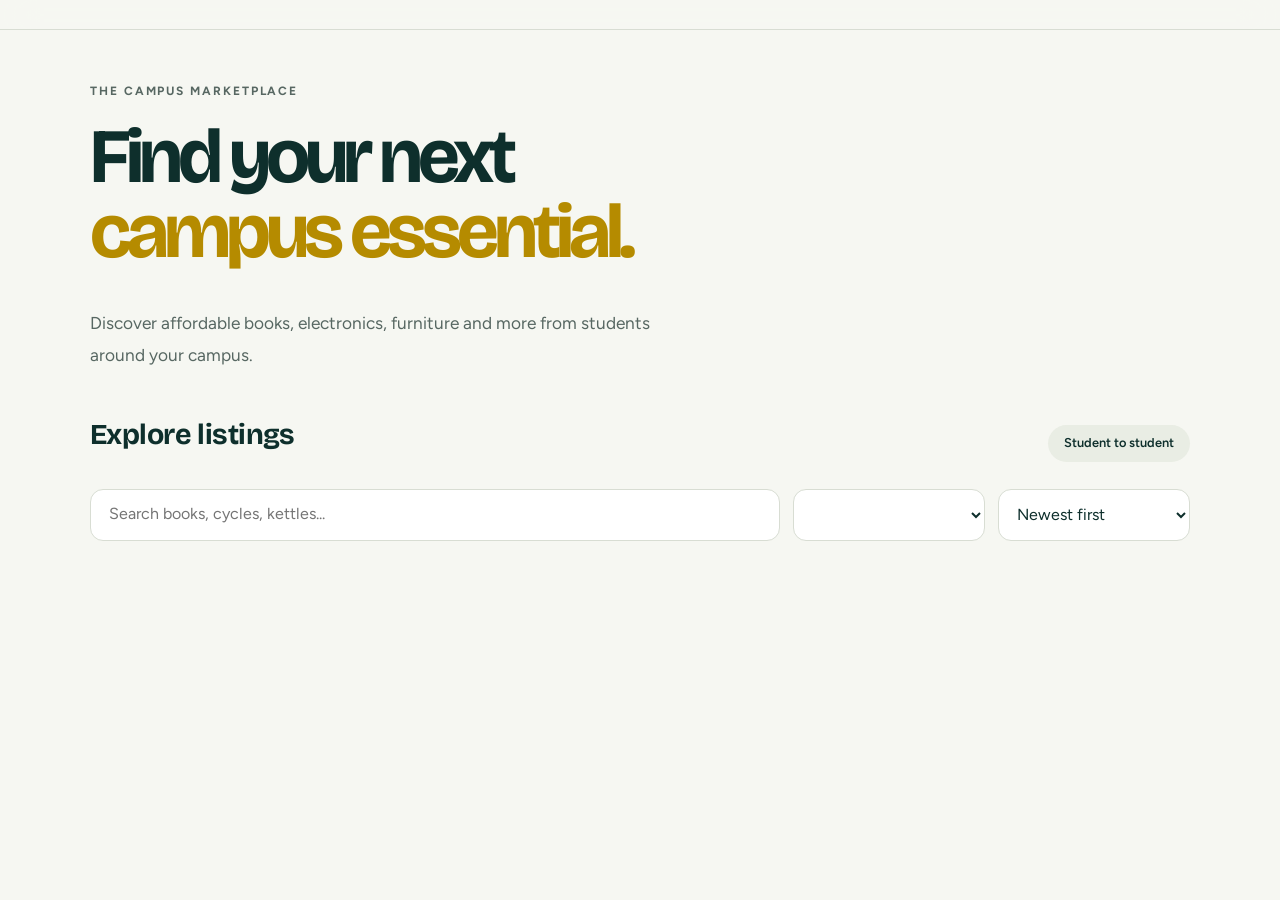
<file: buy.html>
<!doctype html>
<html lang="en">
<head>
  <meta charset="utf-8">
  <meta name="viewport" content="width=device-width, initial-scale=1">

  <title>Buy | CampusCart</title>

  <link rel="preconnect" href="https://fonts.googleapis.com">
  <link rel="preconnect" href="https://fonts.gstatic.com" crossorigin>

  <link href="https://fonts.googleapis.com/css2?family=Bricolage+Grotesque:opsz,wght@12..96,500;12..96,700&family=Figtree:wght@400;500;600&display=swap"
        rel="stylesheet">

  <link rel="stylesheet" href="style.css">
</head>

<body data-page="buy">

  <a class="skip-link" href="#main">Skip to listings</a>

  <header class="top" id="nav"></header>

  <main class="wrap buy-page" id="main">

    <section class="buy-intro reveal">
      <span class="eyebrow">THE CAMPUS MARKETPLACE</span>

      <h1>Find your next
        <span class="highlight-text">campus essential.</span>
      </h1>

      <p class="sub">
        Discover affordable books, electronics, furniture and more
        from students around your campus.
      </p>
    </section>

    <section class="marketplace reveal">

      <div class="section-heading">
        <div>
          <h2>Explore listings</h2>
          <p class="sub" id="count" aria-live="polite"></p>
        </div>

        <span class="market-label">Student to student</span>
      </div>

      <div class="toolbar">

        <input
          id="q"
          type="search"
          placeholder="Search books, cycles, kettles..."
          aria-label="Search listings"
        >

        <select id="modeSel" aria-label="Listing type"></select>

        <select id="sortSel" aria-label="Sort by">
          <option value="new">Newest first</option>
          <option value="low">Price: low to high</option>
          <option value="high">Price: high to low</option>
        </select>

      </div>

      <div class="chips" id="chips" aria-label="Categories"></div>

      <div class="grid" id="grid"></div>

    </section>

  </main>

  <dialog id="detail" aria-label="Listing details"></dialog>

  <script src="app.js"></script>

</body>
</html>
</file>
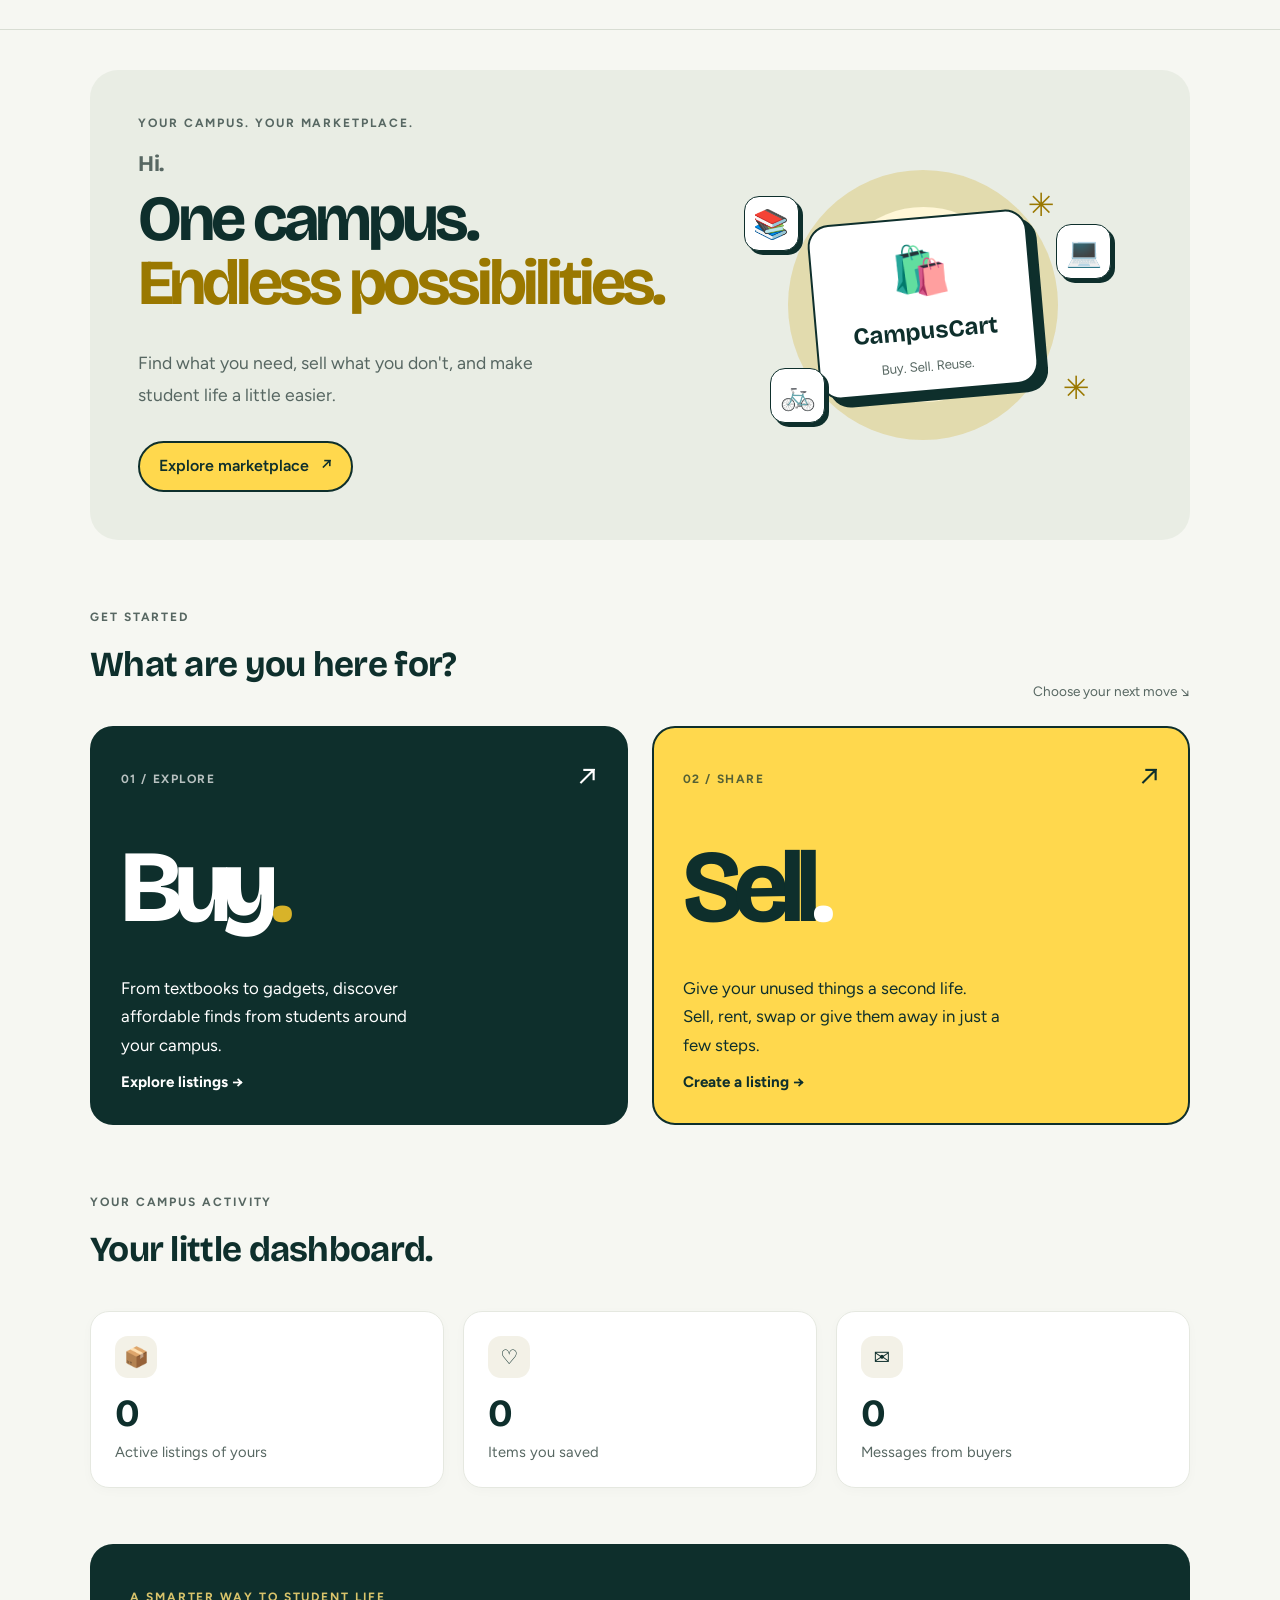
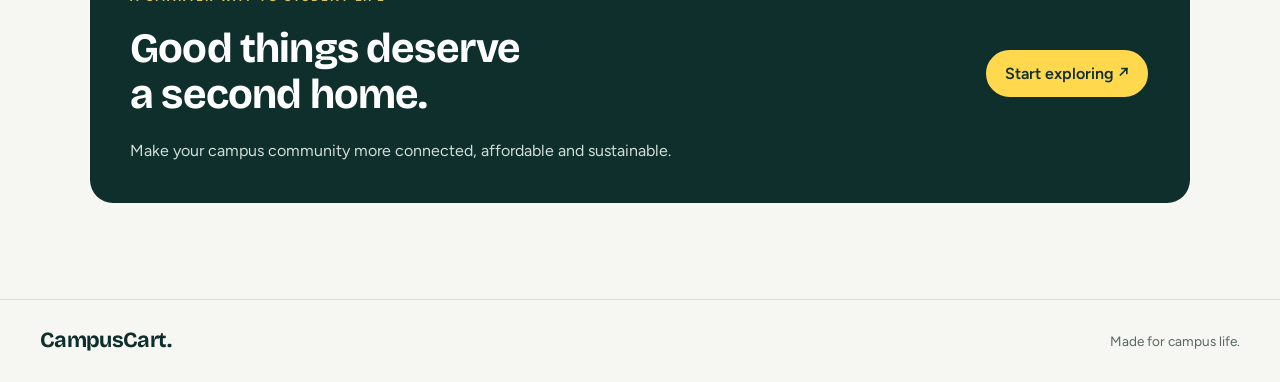
<file: home.html>
<!DOCTYPE html>
<html lang="en">

<head>
    <meta charset="utf-8">
    <meta name="viewport" content="width=device-width, initial-scale=1">

    <title>Home | CampusCart</title>

    <link rel="preconnect" href="https://fonts.googleapis.com">
    <link rel="preconnect" href="https://fonts.gstatic.com" crossorigin>

    <link href="https://fonts.googleapis.com/css2?family=Bricolage+Grotesque:opsz,wght@12..96,500;12..96,700&family=Figtree:wght@400;500;600&display=swap"
          rel="stylesheet">

    <link rel="stylesheet" href="style.css">
</head>

<body data-page="home" class="home-page">

    <header class="top" id="nav"></header>

    <main class="wrap home-wrap">

        <!-- Welcome section -->

        <section class="welcome reveal">

            <div class="welcome-copy">

                <span class="eyebrow">YOUR CAMPUS. YOUR MARKETPLACE.</span>

                <h1 id="hello">Hi.</h1>

                <h2>
                    One campus.
                    <span>Endless possibilities.</span>
                </h2>

                <p class="sub">
                    Find what you need, sell what you don't,
                    and make student life a little easier.
                </p>

                <a href="buy.html" class="btn hi welcome-btn">
                    Explore marketplace
                    <span aria-hidden="true">↗</span>
                </a>

            </div>

            <div class="welcome-art" aria-hidden="true">

                <div class="art-circle circle-one"></div>
                <div class="art-circle circle-two"></div>

                <div class="art-card art-card-main">
                    <span class="art-icon">🛍️</span>
                    <b>CampusCart</b>
                    <small>Buy. Sell. Reuse.</small>
                </div>

                <div class="floating-item floating-book">📚</div>
                <div class="floating-item floating-laptop">💻</div>
                <div class="floating-item floating-cycle">🚲</div>

                <span class="art-spark spark-one">✳</span>
                <span class="art-spark spark-two">✳</span>

            </div>

        </section>


        <!-- Buy and sell section -->

        <section class="action-section">

            <div class="home-section-heading reveal">
                <div>
                    <span class="eyebrow">GET STARTED</span>
                    <h2>What are you here for?</h2>
                </div>
                <span class="section-note">Choose your next move ↘</span>
            </div>


            <div class="choices" aria-label="Choose an action">

                <a class="choice buy reveal" href="buy.html">

                    <div class="choice-top">
                        <span class="choice-label">01 / EXPLORE</span>
                        <span class="choice-arrow">↗</span>
                    </div>

                    <span class="big">Buy<span class="choice-period">.</span></span>

                    <div class="choice-bottom">
                        <p>
                            From textbooks to gadgets,
                            discover affordable finds from
                            students around your campus.
                        </p>

                        <span class="go" id="cBuy">
                            Explore listings →
                        </span>
                    </div>

                </a>


                <a class="choice sell reveal" href="sell.html">

                    <div class="choice-top">
                        <span class="choice-label">02 / SHARE</span>
                        <span class="choice-arrow">↗</span>
                    </div>

                    <span class="big">Sell<span class="choice-period">.</span></span>

                    <div class="choice-bottom">
                        <p>
                            Give your unused things a second life.
                            Sell, rent, swap or give them away
                            in just a few steps.
                        </p>

                        <span class="go">
                            Create a listing →
                        </span>
                    </div>

                </a>

            </div>

        </section>


        <!-- Activity statistics -->

        <section class="activity-section">

            <div class="home-section-heading reveal">
                <div>
                    <span class="eyebrow">YOUR CAMPUS ACTIVITY</span>
                    <h2>Your little dashboard.</h2>
                </div>
            </div>


            <div class="stats">

                <div class="stat reveal">
                    <div class="stat-icon">📦</div>
                    <b id="sMine">0</b>
                    <span>Active listings of yours</span>
                </div>

                <div class="stat reveal">
                    <div class="stat-icon">♡</div>
                    <b id="sSaved">0</b>
                    <span>Items you saved</span>
                </div>

                <div class="stat reveal">
                    <div class="stat-icon">✉</div>
                    <b id="sMsgs">0</b>
                    <span>Messages from buyers</span>
                </div>

            </div>

        </section>


        <!-- Bottom banner -->

        <section class="home-banner reveal">

            <div>
                <span class="eyebrow">A SMARTER WAY TO STUDENT LIFE</span>
                <h2>Good things deserve a second home.</h2>
                <p>
                    Make your campus community more connected,
                    affordable and sustainable.
                </p>
            </div>

            <a href="buy.html" class="btn hi">
                Start exploring ↗
            </a>

        </section>

    </main>


    <footer class="home-footer">
        <a href="home.html" class="brand">CampusCart.</a>
        <span>Made for campus life.</span>
    </footer>


    <script src="app.js"></script>

</body>
</html>
</file>
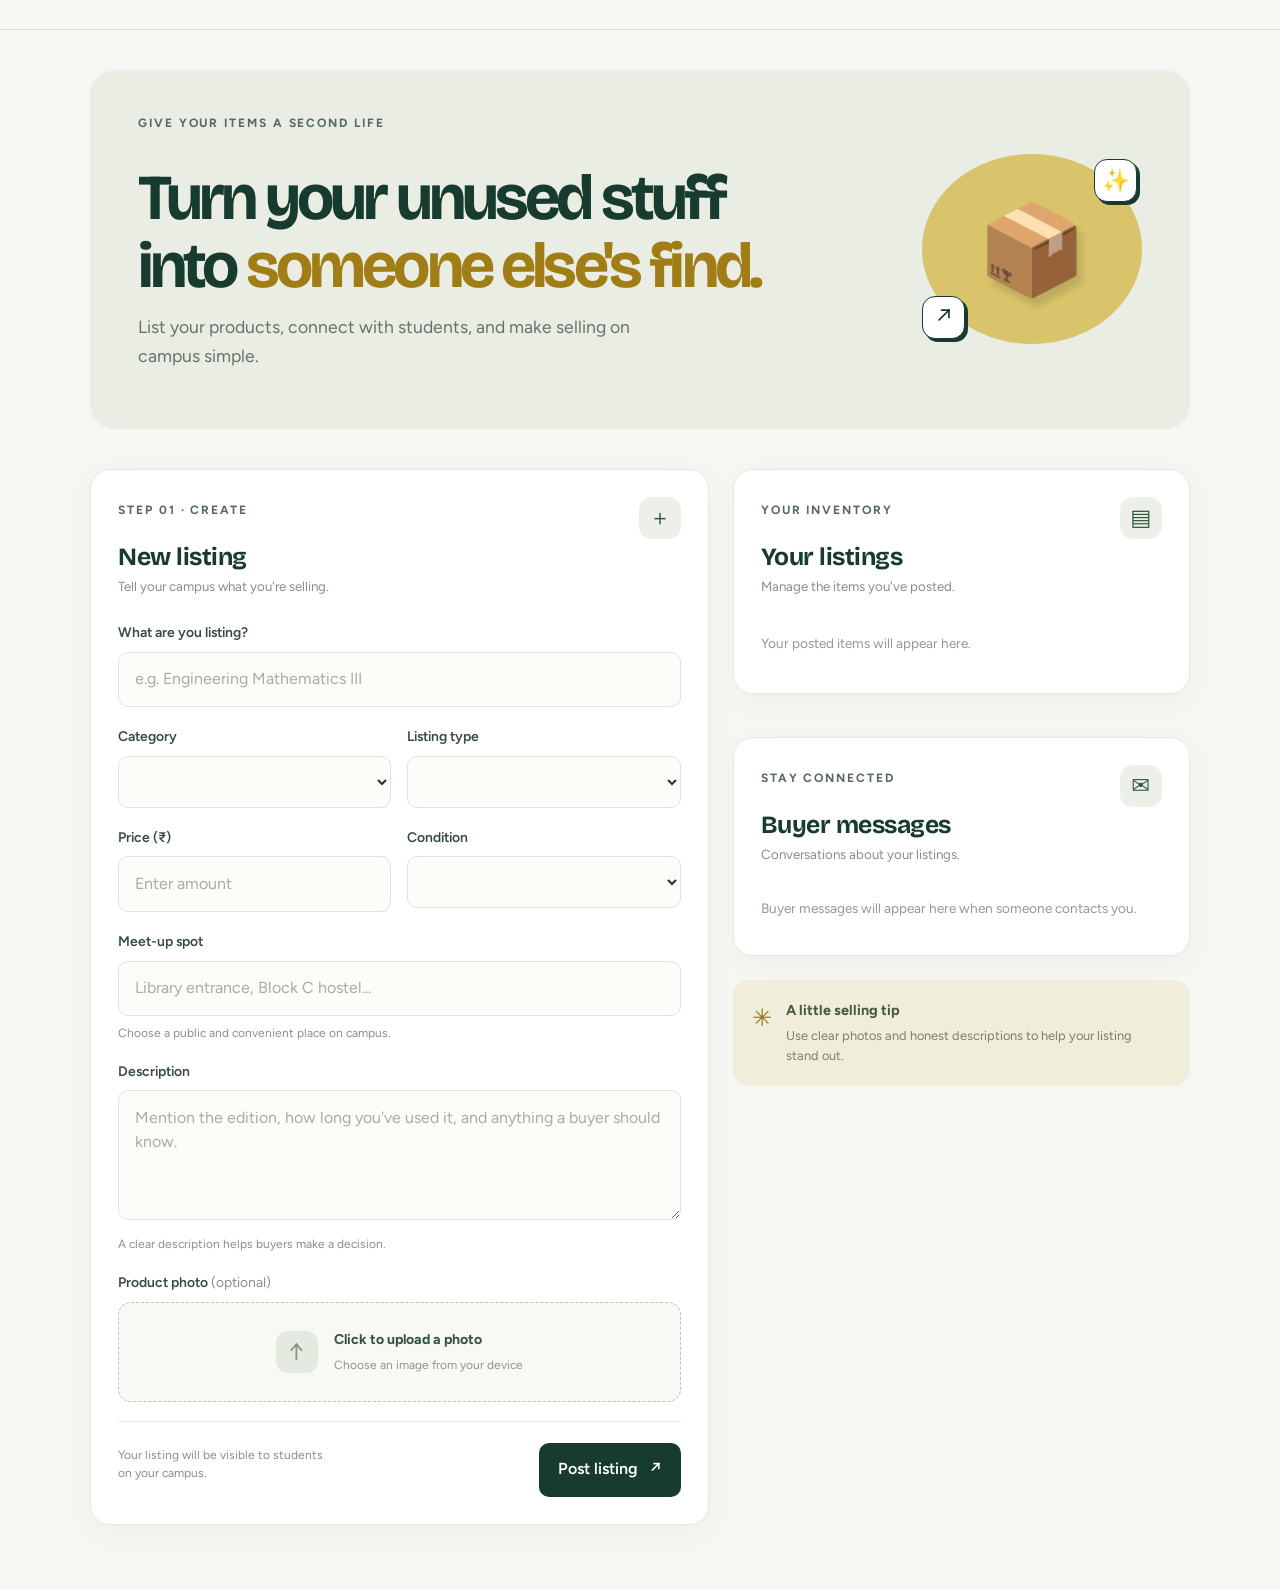
<file: sell.html>
<!DOCTYPE html>
<html lang="en">

<head>
    <meta charset="utf-8">
    <meta name="viewport" content="width=device-width, initial-scale=1">

    <title>Sell | CampusCart</title>

    <link rel="preconnect" href="https://fonts.googleapis.com">
    <link rel="preconnect" href="https://fonts.gstatic.com" crossorigin>

    <link href="https://fonts.googleapis.com/css2?family=Bricolage+Grotesque:opsz,wght@12..96,500;12..96,700&family=Figtree:wght@400;500;600&display=swap"
          rel="stylesheet">

    <link rel="stylesheet" href="style.css">
</head>

<body data-page="sell">

    <a class="skip-link" href="#sellForm">Skip to listing form</a>

    <header class="top" id="nav"></header>

    <main class="wrap sell-page">

        <!-- Page introduction -->

        <section class="sell-intro reveal">

            <div>
                <span class="eyebrow">GIVE YOUR ITEMS A SECOND LIFE</span>

                <h1>Turn your unused stuff into <span>someone else's find.</span></h1>

                <p class="sub">
                    List your products, connect with students,
                    and make selling on campus simple.
                </p>
            </div>

            <div class="sell-intro-art" aria-hidden="true">
                <span class="sell-art-main">📦</span>
                <span class="sell-art-small sell-art-one">✨</span>
                <span class="sell-art-small sell-art-two">↗</span>
            </div>

        </section>


        <!-- Listing and dashboard -->

        <div class="sellgrid">

            <!-- New listing form -->

            <section class="panel sell-form-panel reveal"
                     aria-label="New listing">

                <div class="panel-heading">
                    <div>
                        <span class="eyebrow">STEP 01 · CREATE</span>
                        <h2>New listing</h2>
                        <p>Tell your campus what you're selling.</p>
                    </div>

                    <span class="panel-icon">＋</span>
                </div>


                <form id="sellForm">

                    <div class="field">
                        <label for="fTitle">What are you listing?</label>

                        <input id="fTitle"
                               required
                               maxlength="80"
                               placeholder="e.g. Engineering Mathematics III">
                    </div>


                    <div class="two">

                        <div class="field">
                            <label for="fCat">Category</label>
                            <select id="fCat"></select>
                        </div>

                        <div class="field">
                            <label for="fMode">Listing type</label>
                            <select id="fMode"></select>
                        </div>

                    </div>


                    <div class="two">

                        <div class="field" id="priceWrap">
                            <label for="fPrice" id="priceLabel">Price (₹)</label>

                            <input id="fPrice"
                                   type="number"
                                   min="1"
                                   step="1"
                                   inputmode="numeric"
                                   placeholder="Enter amount">
                        </div>

                        <div class="field">
                            <label for="fCond">Condition</label>
                            <select id="fCond"></select>
                        </div>

                    </div>


                    <div class="field">
                        <label for="fLoc">Meet-up spot</label>

                        <input id="fLoc"
                               required
                               maxlength="60"
                               placeholder="Library entrance, Block C hostel...">

                        <div class="hint">
                            Choose a public and convenient place on campus.
                        </div>
                    </div>


                    <div class="field">
                        <label for="fDesc">Description</label>

                        <textarea id="fDesc"
                                  maxlength="400"
                                  rows="4"
                                  placeholder="Mention the edition, how long you've used it, and anything a buyer should know."></textarea>

                        <div class="hint">
                            A clear description helps buyers make a decision.
                        </div>
                    </div>


                    <!-- Photo upload -->

                    <div class="field photo-field">
                        <label for="fPhoto">Product photo <span>(optional)</span></label>

                        <label class="photo-upload" for="fPhoto">
                            <span class="upload-icon">↑</span>

                            <span class="upload-copy">
                                <b>Click to upload a photo</b>
                                <small>Choose an image from your device</small>
                            </span>
                        </label>

                        <input id="fPhoto"
                               type="file"
                               accept="image/*">

                        <img id="preview"
                             class="preview"
                             alt="Photo preview"
                             hidden>
                    </div>


                    <div class="form-submit">
                        <p>Your listing will be visible to students on your campus.</p>

                        <button class="btn hi" type="submit">
                            Post listing <span>↗</span>
                        </button>
                    </div>

                </form>

            </section>


            <!-- Right dashboard -->

            <aside class="sell-sidebar">

                <!-- Your listings -->

                <section class="panel reveal" aria-label="Your listings">

                    <div class="panel-heading">
                        <div>
                            <span class="eyebrow">YOUR INVENTORY</span>
                            <h2>Your listings</h2>
                            <p>Manage the items you've posted.</p>
                        </div>

                        <span class="panel-icon">▤</span>
                    </div>

                    <ul class="mine" id="mine"></ul>

                </section>


                <!-- Inbox -->

                <section class="panel inbox-panel reveal" aria-label="Messages">

                    <div class="panel-heading">
                        <div>
                            <span class="eyebrow">STAY CONNECTED</span>
                            <h2>Buyer messages</h2>
                            <p>Conversations about your listings.</p>
                        </div>

                        <span class="panel-icon">✉</span>
                    </div>

                    <div id="inbox"></div>

                </section>


                <!-- Tip -->

                <div class="seller-tip reveal">
                    <span>✳</span>

                    <div>
                        <b>A little selling tip</b>
                        <p>Use clear photos and honest descriptions to help your listing stand out.</p>
                    </div>
                </div>

            </aside>

        </div>

    </main>


    <script src="app.js"></script>

</body>
</html>
</file>
<file: style.css>
/* CampusCart — shared styles */
:root {
  --ink: #0e2f2c;
  --ink-2: #1c4a45;
  --paper: #f6f7f2;
  --card: #ffffff;
  --line: #d8ddd3;
  --muted: #576762;
  --hi: #ffd84d;
  --hi-2: #f5c400;
  --danger: #b3261e;
  --ok: #1f7a4d;
  --radius: 14px;
  --font-display: "Bricolage Grotesque", "Segoe UI", system-ui, sans-serif;
  --font-body: "Figtree", "Segoe UI", system-ui, sans-serif;
}

*, *::before, *::after { box-sizing: border-box; }
html { -webkit-text-size-adjust: 100%; }
body {
  margin: 0;
  background: var(--paper);
  color: var(--ink);
  font-family: var(--font-body);
  font-size: 1rem;
  line-height: 1.55;
}
h1, h2, h3 { font-family: var(--font-display); line-height: 1.1; margin: 0 0 .5em; letter-spacing: -0.02em; }
h1 { font-size: clamp(2.1rem, 5vw, 3.6rem); font-weight: 700; }
h2 { font-size: 1.5rem; font-weight: 700; }
h3 { font-size: 1.1rem; font-weight: 600; }
p { margin: 0 0 1em; max-width: 62ch; }
a { color: inherit; }
img { max-width: 100%; display: block; }

:focus-visible { outline: 3px solid var(--hi-2); outline-offset: 2px; border-radius: 6px; }

/* ---------- top bar ---------- */
.top {
  display: flex; align-items: center; justify-content: space-between; gap: 1rem;
  padding: .9rem clamp(1rem, 4vw, 2.5rem);
  border-bottom: 1px solid var(--line);
  background: var(--paper);
  position: sticky; top: 0; z-index: 20;
}
.brand { font-family: var(--font-display); font-weight: 700; font-size: 1.35rem; text-decoration: none; letter-spacing: -0.03em; }
.top nav { display: flex; gap: .25rem; margin-right: auto; margin-left: 1.5rem; }
.top nav a { text-decoration: none; padding: .45rem .8rem; border-radius: 999px; font-weight: 500; color: var(--muted); }
.top nav a:hover { color: var(--ink); background: #e9ede4; }
.top nav a[aria-current="page"] { background: var(--ink); color: #fff; }
.who { display: flex; align-items: center; gap: .6rem; font-weight: 500; }

/* ---------- buttons & fields ---------- */
.btn {
  font: inherit; font-weight: 600; cursor: pointer;
  border: 2px solid var(--ink); background: var(--ink); color: #fff;
  padding: .7rem 1.2rem; border-radius: 999px; text-decoration: none; display: inline-block;
  transition: transform .12s ease, background .12s ease;
}
.btn:hover { background: var(--ink-2); }
.btn:active { transform: translateY(1px); }
.btn.hi { background: var(--hi); color: var(--ink); border-color: var(--ink); }
.btn.hi:hover { background: var(--hi-2); }
.btn.ghost { background: transparent; color: var(--ink); border-color: var(--line); padding: .4rem .9rem; }
.btn.ghost:hover { border-color: var(--ink); background: transparent; }
.btn.danger { background: transparent; color: var(--danger); border-color: var(--line); padding: .4rem .9rem; }
.btn.danger:hover { border-color: var(--danger); background: transparent; }
.btn.block { width: 100%; text-align: center; }

label { display: block; font-weight: 600; font-size: .92rem; margin-bottom: .3rem; }
.field { margin-bottom: 1rem; }
.hint { color: var(--muted); font-size: .85rem; margin-top: .25rem; }
input, select, textarea {
  font: inherit; color: inherit; width: 100%;
  padding: .7rem .85rem; background: #fff;
  border: 1.5px solid var(--line); border-radius: 10px;
}
input:focus, select:focus, textarea:focus { outline: none; border-color: var(--ink); box-shadow: 0 0 0 3px rgba(255, 216, 77, .6); }
textarea { min-height: 7rem; resize: vertical; }
.error { color: var(--danger); font-weight: 500; min-height: 1.4em; margin: 0 0 .6rem; }

/* ---------- landing ---------- */
.landing .top { position: static; border: 0; }
.hero {
  display: grid; grid-template-columns: 1.15fr .85fr; gap: clamp(1.5rem, 5vw, 4rem);
  align-items: center; max-width: 1180px; margin: 0 auto;
  padding: clamp(1rem, 4vw, 3rem) clamp(1rem, 4vw, 2.5rem) 4rem;
}
.hero-copy p { font-size: 1.15rem; color: var(--muted); }
.modes { list-style: none; display: flex; flex-wrap: wrap; gap: .5rem; padding: 0; margin: 1.5rem 0 2rem; }
.modes li { border: 1.5px solid var(--ink); border-radius: 999px; padding: .3rem .9rem; font-weight: 600; }
.modes li:first-child { background: var(--hi); }
.justlisted { border-top: 2px solid var(--ink); max-width: 30rem; }
.justlisted h2 { font-size: 1rem; margin: .8rem 0 .4rem; font-family: var(--font-body); font-weight: 600; color: var(--muted); letter-spacing: 0; }
.justlisted ul { list-style: none; margin: 0; padding: 0; }
.justlisted li { display: flex; justify-content: space-between; gap: 1rem; padding: .55rem 0; border-bottom: 1px solid var(--line); }
.justlisted li span:last-child { font-weight: 700; white-space: nowrap; }

.card { background: var(--card); border: 1.5px solid var(--ink); border-radius: var(--radius); box-shadow: 6px 6px 0 var(--ink); }
.auth { padding: 1.6rem; }
.tabs { display: grid; grid-template-columns: 1fr 1fr; background: #eef0e9; border-radius: 999px; padding: 4px; margin-bottom: 1.4rem; }
.tabs button { font: inherit; font-weight: 600; border: 0; background: transparent; padding: .55rem; border-radius: 999px; cursor: pointer; color: var(--muted); }
.tabs button[aria-selected="true"] { background: var(--ink); color: #fff; }
.auth h2 { margin-bottom: 1rem; }

/* ---------- app pages ---------- */
.wrap { max-width: 1180px; margin: 0 auto; padding: 2rem clamp(1rem, 4vw, 2.5rem) 4rem; }
.sub { color: var(--muted); font-size: 1.1rem; }

.choices { display: grid; grid-template-columns: 1fr 1fr; gap: 1.2rem; margin: 2rem 0; }
.choice {
  display: flex; flex-direction: column; justify-content: space-between; gap: 2.5rem;
  min-height: 320px; padding: 1.8rem; border-radius: 22px; text-decoration: none;
  border: 2px solid var(--ink); transition: transform .15s ease, box-shadow .15s ease;
}
.choice:hover { transform: translate(-3px, -3px); box-shadow: 6px 6px 0 var(--ink); }
.choice .big { font-family: var(--font-display); font-weight: 700; font-size: clamp(3rem, 8vw, 5.5rem); line-height: .95; letter-spacing: -0.04em; }
.choice p { margin: 0; font-size: 1.05rem; max-width: 32ch; }
.choice .go { font-weight: 700; margin-top: .8rem; display: inline-block; }
.choice.buy { background: var(--ink); color: #fff; }
.choice.sell { background: var(--hi); color: var(--ink); }

.stats { display: grid; grid-template-columns: repeat(3, 1fr); gap: 1rem; }
.stat { border: 1.5px solid var(--line); border-radius: var(--radius); padding: 1rem 1.2rem; background: #fff; }
.stat b { display: block; font-family: var(--font-display); font-size: 1.8rem; }
.stat span { color: var(--muted); font-size: .92rem; }

/* ---------- buy page ---------- */
.toolbar { display: grid; grid-template-columns: 1fr 12rem 12rem; gap: .8rem; margin: 1.2rem 0 .8rem; }
.chips { display: flex; flex-wrap: wrap; gap: .5rem; margin-bottom: 1.5rem; }
.chip { font: inherit; font-weight: 500; cursor: pointer; background: #fff; border: 1.5px solid var(--line); border-radius: 999px; padding: .35rem .9rem; }
.chip:hover { border-color: var(--ink); }
.chip[aria-pressed="true"] { background: var(--ink); border-color: var(--ink); color: #fff; }

.grid { display: grid; grid-template-columns: repeat(auto-fill, minmax(230px, 1fr)); gap: 1.1rem; }
.item {
  text-align: left; font: inherit; color: inherit; cursor: pointer; padding: 0;
  background: #fff; border: 1.5px solid var(--line); border-radius: var(--radius); overflow: hidden;
  display: flex; flex-direction: column; transition: border-color .12s ease;
}
.item:hover { border-color: var(--ink); }
.thumb { aspect-ratio: 4 / 3; background: #e7ece0; display: grid; place-items: center; font-size: 3.2rem; overflow: hidden; }
.thumb img { width: 100%; height: 100%; object-fit: cover; }
.item .body { padding: .8rem .95rem 1rem; display: flex; flex-direction: column; gap: .2rem; }
.item .t { font-weight: 600; line-height: 1.3; }
.item .p { font-family: var(--font-display); font-weight: 700; font-size: 1.25rem; }
.item .m { color: var(--muted); font-size: .85rem; }
.tag { display: inline-block; font-size: .78rem; font-weight: 600; padding: .1rem .55rem; border-radius: 999px; background: var(--hi); width: fit-content; }
.tag.plain { background: #eef0e9; }

.empty { border: 2px dashed var(--line); border-radius: var(--radius); padding: 2.5rem 1.5rem; text-align: center; color: var(--muted); }
.empty b { display: block; color: var(--ink); font-size: 1.1rem; margin-bottom: .3rem; }

/* ---------- dialog ---------- */
dialog { border: 2px solid var(--ink); border-radius: 18px; padding: 0; width: min(720px, calc(100% - 2rem)); max-height: 90vh; background: #fff; color: var(--ink); }
dialog::backdrop { background: rgba(14, 47, 44, .55); }
.dlg { display: grid; grid-template-columns: 1fr 1fr; }
.dlg .thumb { aspect-ratio: auto; min-height: 260px; font-size: 5rem; }
.dlg .info { padding: 1.4rem; display: flex; flex-direction: column; gap: .6rem; }
.dlg .info p { margin: 0; }
.dlg .row { display: flex; gap: .5rem; flex-wrap: wrap; }
.dlg .price { font-family: var(--font-display); font-weight: 700; font-size: 1.8rem; }
.dlg form { border-top: 1px solid var(--line); padding-top: .8rem; margin-top: .4rem; }
.dlg textarea { min-height: 4.5rem; margin-bottom: .6rem; }
.closebar { display: flex; justify-content: flex-end; padding: .6rem .8rem 0; }
.closebar button { font: inherit; font-weight: 600; background: none; border: 0; cursor: pointer; padding: .3rem .6rem; border-radius: 8px; }

/* ---------- sell page ---------- */
.sellgrid { display: grid; grid-template-columns: 1.1fr .9fr; gap: 2rem; align-items: start; margin-top: 1.5rem; }
.panel { background: #fff; border: 1.5px solid var(--line); border-radius: var(--radius); padding: 1.4rem; }
.panel + .panel { margin-top: 1.2rem; }
.two { display: grid; grid-template-columns: 1fr 1fr; gap: 1rem; }
.preview { margin-top: .6rem; max-height: 180px; border-radius: 10px; border: 1.5px solid var(--line); }
.mine { list-style: none; margin: 0; padding: 0; }
.mine li { display: flex; gap: .8rem; align-items: center; padding: .7rem 0; border-bottom: 1px solid var(--line); }
.mine li:last-child { border-bottom: 0; }
.mine .thumb { width: 56px; height: 56px; aspect-ratio: 1; border-radius: 10px; font-size: 1.6rem; flex: none; }
.mine .grow { flex: 1; min-width: 0; }
.mine .grow b { display: block; white-space: nowrap; overflow: hidden; text-overflow: ellipsis; }
.mine .grow span { color: var(--muted); font-size: .88rem; }
.acts { display: flex; gap: .4rem; flex-wrap: wrap; }
.msg { padding: .7rem 0; border-bottom: 1px solid var(--line); }
.msg:last-child { border-bottom: 0; }
.msg small { color: var(--muted); display: block; }

/* ---------- toast ---------- */
#toast {
  position: fixed; left: 50%; bottom: 1.5rem; transform: translate(-50%, 140%);
  background: var(--ink); color: #fff; padding: .7rem 1.2rem; border-radius: 999px; font-weight: 600;
  transition: transform .25s ease; z-index: 50; max-width: calc(100% - 2rem);
}
#toast.show { transform: translate(-50%, 0); }

/* ---------- responsive ---------- */
@media (max-width: 860px) {
  .hero, .choices, .sellgrid, .dlg { grid-template-columns: 1fr; }
  .toolbar { grid-template-columns: 1fr 1fr; }
  .toolbar input { grid-column: 1 / -1; }
  .choice { min-height: 220px; }
  .stats { grid-template-columns: 1fr; }
  .top nav { margin-left: .5rem; }
  .who span { display: none; }
}
@media (prefers-reduced-motion: reduce) {
  * { transition: none !important; animation: none !important; }
}

/* ==========================================
   CAMPUSCART — DESIGN SYSTEM V2
   Premium editorial marketplace
========================================== */

:root {
  --shadow-soft: 0 12px 35px rgba(14, 47, 44, .07);
  --shadow-hover: 0 20px 45px rgba(14, 47, 44, .13);
  --ease-premium: cubic-bezier(.2, .8, .2, 1);
}

/* Smooth scrolling */
html {
  scroll-behavior: smooth;
  scroll-padding-top: 100px;
}

body {
  overflow-x: hidden;
  -webkit-font-smoothing: antialiased;
}

/* Typography */
h1, h2, h3 {
  text-wrap: balance;
}

p {
  text-wrap: pretty;
}

/* Navigation */
.top {
  background: rgba(246, 247, 242, .88);
  backdrop-filter: blur(18px);
  -webkit-backdrop-filter: blur(18px);
  transition: box-shadow .3s ease, background .3s ease;
}

.top.is-scrolled {
  box-shadow: 0 5px 25px rgba(14, 47, 44, .08);
}

.brand {
  transition: transform .3s var(--ease-premium);
}

.brand:hover {
  transform: translateY(-2px);
}

/* Hero */
.hero {
  min-height: 78vh;
  padding-top: clamp(3rem, 7vw, 6rem);
  padding-bottom: 5rem;
}

.hero-copy h1 {
  letter-spacing: -.065em;
  line-height: .98;
}

.hero-copy p {
  line-height: 1.8;
  max-width: 48ch;
}

/* Buttons */
.btn {
  transition:
    transform .25s var(--ease-premium),
    box-shadow .25s ease,
    background .25s ease;
}

.btn:hover {
  transform: translateY(-3px);
  box-shadow: 0 7px 18px rgba(14, 47, 44, .13);
}

.btn:active {
  transform: translateY(0);
  box-shadow: none;
}

/* Cards */
.card,
.panel,
.stat {
  transition:
    transform .3s var(--ease-premium),
    box-shadow .3s ease,
    border-color .3s ease;
}

.card:hover {
  box-shadow: 9px 9px 0 var(--ink);
  transform: translate(-2px, -2px);
}

.panel {
  box-shadow: 0 4px 18px rgba(14, 47, 44, .025);
}

.panel:hover {
  box-shadow: var(--shadow-soft);
}

/* Buy page product cards */
.item {
  border-radius: 18px;
  transition:
    transform .35s var(--ease-premium),
    box-shadow .35s ease,
    border-color .25s ease;
}

.item:hover {
  transform: translateY(-7px);
  box-shadow: var(--shadow-hover);
  border-color: var(--ink);
}

.thumb {
  overflow: hidden;
}

.thumb img {
  transition: transform .65s var(--ease-premium);
}

.item:hover .thumb img {
  transform: scale(1.08);
}

/* Choice cards */
.choice {
  position: relative;
  overflow: hidden;
  transition:
    transform .35s var(--ease-premium),
    box-shadow .35s ease;
}

.choice:hover {
  transform: translateY(-6px);
  box-shadow: 8px 8px 0 var(--ink);
}

.choice .big {
  transition: transform .35s var(--ease-premium);
}

.choice:hover .big {
  transform: translateX(7px);
}

/* Statistics */
.stat {
  box-shadow: 0 3px 12px rgba(14, 47, 44, .025);
}

.stat:hover {
  transform: translateY(-5px);
  border-color: var(--ink);
  box-shadow: var(--shadow-soft);
}

/* Inputs */
input, select, textarea {
  transition:
    border-color .2s ease,
    box-shadow .2s ease,
    background .2s ease;
}

input:hover,
select:hover,
textarea:hover {
  border-color: var(--ink-2);
}

/* Category chips */
.chip {
  transition:
    background .2s ease,
    color .2s ease,
    border-color .2s ease,
    transform .2s ease;
}

.chip:hover {
  transform: translateY(-2px);
}

/* Product detail dialog */
dialog {
  box-shadow: 0 30px 100px rgba(0, 0, 0, .2);
  animation: dialogEnter .3s var(--ease-premium);
}

@keyframes dialogEnter {
  from {
    opacity: 0;
    transform: translateY(20px) scale(.97);
  }
  to {
    opacity: 1;
    transform: translateY(0) scale(1);
  }
}

/* Toast */
#toast {
  box-shadow: 0 8px 30px rgba(14, 47, 44, .2);
}

/* Scroll reveal */
html.js .reveal {
  opacity: 0;
  transform: translateY(28px);
  transition:
    opacity .75s ease,
    transform .75s var(--ease-premium);
}

html.js .reveal.visible {
  opacity: 1;
  transform: translateY(0);
}

html.js .reveal.reveal-left {
  transform: translateX(-30px);
}

html.js .reveal.reveal-left.visible {
  transform: translateX(0);
}

/* Responsive */
@media (max-width: 860px) {
  .hero {
    min-height: auto;
    padding-top: 3rem;
  }

  .choice:hover {
    transform: translateY(-3px);
  }
}

@media (max-width: 600px) {
  .hero-copy h1 {
    font-size: clamp(2.6rem, 12vw, 4rem);
  }

  .auth {
    padding: 1.1rem;
  }

  .item:hover {
    transform: translateY(-3px);
  }
}

/* Accessibility */
@media (prefers-reduced-motion: reduce) {
  html {
    scroll-behavior: auto;
  }

  *, *::before, *::after {
    animation-duration: .01ms !important;
    transition-duration: .01ms !important;
  }

  html.js .reveal {
    opacity: 1;
    transform: none;
  }
}

/* ==========================================
   CAMPUSCART — PREMIUM ANIMATION UPGRADE
========================================== */

/* 1. Smooth page entrance */
body {
    animation: pageFade 0.7s ease both;
}

@keyframes pageFade {
    from {
        opacity: 0;
    }
    to {
        opacity: 1;
    }
}

/* 2. Hero section animations */
.hero-copy h1 {
    animation: slideUp 0.8s ease both;
}

.hero-copy p {
    animation: slideUp 0.9s ease both;
}

.hero-copy .modes {
    animation: slideUp 1s ease both;
}

.hero-copy .btn {
    animation: slideUp 1.1s ease both;
}

@keyframes slideUp {
    from {
        opacity: 0;
        transform: translateY(30px);
    }
    to {
        opacity: 1;
        transform: translateY(0);
    }
}

/* 3. Floating landing page card */
.auth {
    animation: floatIn 0.9s cubic-bezier(.2,.8,.2,1) both;
}

@keyframes floatIn {
    from {
        opacity: 0;
        transform: translateY(35px) scale(.96);
    }
    to {
        opacity: 1;
        transform: translateY(0) scale(1);
    }
}

/* 4. Product card entrance */
.item {
    animation: productAppear 0.6s ease both;
}

.item:nth-child(1) { animation-delay: .05s; }
.item:nth-child(2) { animation-delay: .10s; }
.item:nth-child(3) { animation-delay: .15s; }
.item:nth-child(4) { animation-delay: .20s; }
.item:nth-child(5) { animation-delay: .25s; }
.item:nth-child(6) { animation-delay: .30s; }
.item:nth-child(7) { animation-delay: .35s; }
.item:nth-child(8) { animation-delay: .40s; }

@keyframes productAppear {
    from {
        opacity: 0;
        transform: translateY(25px);
    }
    to {
        opacity: 1;
        transform: translateY(0);
    }
}

/* 5. Premium product hover */
.item {
    position: relative;
    overflow: hidden;
    background: white;
    border-radius: 20px;
    transition: all .35s cubic-bezier(.2,.8,.2,1);
}

.item:hover {
    transform: translateY(-9px) scale(1.015);
    box-shadow: 0 18px 40px rgba(14,47,44,.14);
}

.item .thumb img {
    transition: transform .7s ease;
}

.item:hover .thumb img {
    transform: scale(1.12);
}

/* 6. Buttons */
.btn {
    position: relative;
    overflow: hidden;
    transition: all .3s ease;
}

.btn::after {
    content: "";
    position: absolute;
    top: 0;
    left: -120%;
    width: 70%;
    height: 100%;
    background: linear-gradient(
        110deg,
        transparent,
        rgba(255,255,255,.3),
        transparent
    );
    transform: skewX(-20deg);
    transition: left .6s ease;
}

.btn:hover::after {
    left: 150%;
}

/* 7. Buy and sell choice cards */
.choice {
    transition: all .4s cubic-bezier(.2,.8,.2,1);
}

.choice:hover {
    transform: translateY(-10px) scale(1.015);
    box-shadow: 0 20px 40px rgba(14,47,44,.15);
}

/* 8. Navigation animation */
.top nav a {
    position: relative;
    transition: color .25s ease, background .25s ease;
}

.top nav a::after {
    content: "";
    position: absolute;
    bottom: 3px;
    left: 50%;
    width: 0;
    height: 2px;
    background: var(--hi);
    transition: all .3s ease;
    transform: translateX(-50%);
}

.top nav a:hover::after {
    width: 65%;
}

/* 9. Form input interactions */
input, textarea, select {
    transition: all .25s ease;
}

input:focus,
textarea:focus,
select:focus {
    transform: translateY(-2px);
    box-shadow: 0 5px 18px rgba(14,47,44,.08);
}

/* 10. Stats cards */
.stat {
    transition: all .35s ease;
}

.stat:hover {
    transform: translateY(-7px);
    box-shadow: 0 15px 35px rgba(14,47,44,.1);
}

/* 11. Sell page panels */
.panel {
    transition: all .35s ease;
    border-radius: 18px;
}

.panel:hover {
    transform: translateY(-3px);
    box-shadow: 0 12px 30px rgba(14,47,44,.07);
}

/* 12. Dialog animation */
dialog[open] {
    animation: modalEnter .35s cubic-bezier(.2,.8,.2,1);
}

dialog::backdrop {
    animation: backdropEnter .3s ease;
}

@keyframes modalEnter {
    from {
        opacity: 0;
        transform: translateY(25px) scale(.95);
    }
    to {
        opacity: 1;
        transform: translateY(0) scale(1);
    }
}

@keyframes backdropEnter {
    from { opacity: 0; }
    to { opacity: 1; }
}

/* 13. Toast notification */
#toast.show {
    animation: toastEnter .35s ease both;
}

@keyframes toastEnter {
    from {
        opacity: 0;
        transform: translate(-50%, 25px);
    }
    to {
        opacity: 1;
        transform: translate(-50%, 0);
    }
}

/* 14. Subtle background decoration */
.landing {
    background:
        radial-gradient(
            circle at 85% 15%,
            rgba(255,216,77,.12),
            transparent 28%
        ),
        var(--paper);
}

/* 15. Improved mobile interactions */
@media (max-width: 600px) {
    .item:hover,
    .choice:hover,
    .panel:hover {
        transform: none;
    }

    .hero {
        gap: 2rem;
    }

    .top {
        flex-wrap: wrap;
    }
}

/* 16. Accessibility */
@media (prefers-reduced-motion: reduce) {
    *,
    *::before,
    *::after {
        animation-duration: .01ms !important;
        animation-iteration-count: 1 !important;
        transition-duration: .01ms !important;
        scroll-behavior: auto !important;
    }
}

/* =========================================
   CAMPUSCART — SELL PAGE
========================================= */

.sell-page {
    padding-top: 2.5rem;
    padding-bottom: 4rem;
}

/* Intro */

.sell-intro {
    background: #e9ede4;
    border-radius: 25px;
    padding: 2.5rem 3rem;
    display: flex;
    align-items: center;
    justify-content: space-between;
    gap: 2rem;
    overflow: hidden;
    position: relative;
    margin-bottom: 2.5rem;
}

.sell-intro h1 {
    font-family: 'Bricolage Grotesque', sans-serif;
    color: #183b30;
    font-size: clamp(2.4rem, 5vw, 4rem);
    letter-spacing: -.06em;
    line-height: 1.05;
    max-width: 650px;
    margin: .8rem 0;
}

.sell-intro h1 span {
    color: #a17d16;
}

.sell-intro .sub {
    max-width: 520px;
    line-height: 1.7;
    color: #66736a;
}

/* Decorative illustration */

.sell-intro-art {
    width: 220px;
    height: 190px;
    flex-shrink: 0;
    position: relative;
    display: grid;
    place-items: center;
    background: #d9c46b;
    border-radius: 50%;
}

.sell-art-main {
    font-size: 5.5rem;
    filter: drop-shadow(5px 8px 3px rgba(0,0,0,.12));
    animation: sellerFloat 4s ease-in-out infinite;
}

.sell-art-small {
    position: absolute;
    width: 43px;
    height: 43px;
    display: grid;
    place-items: center;
    border-radius: 13px;
    background: white;
    border: 1px solid #183b30;
    font-size: 1.4rem;
    box-shadow: 3px 3px 0 #183b30;
}

.sell-art-one {
    top: 5px;
    right: 5px;
}

.sell-art-two {
    bottom: 5px;
    left: 0;
}

@keyframes sellerFloat {
    0%, 100% {
        transform: translateY(0) rotate(-5deg);
    }
    50% {
        transform: translateY(-10px) rotate(3deg);
    }
}

/* Main layout */

.sellgrid {
    display: grid;
    grid-template-columns: minmax(0, 1.15fr) minmax(300px, .85fr);
    gap: 1.5rem;
    align-items: start;
}

.sell-sidebar {
    display: flex;
    flex-direction: column;
    gap: 1.5rem;
}

/* Panels */

.sell-page .panel {
    padding: 1.7rem;
    background: white;
    border: 1px solid #e5e8e0;
    border-radius: 20px;
    box-shadow: 0 8px 28px rgba(24, 59, 48, .045);
}

.panel-heading {
    display: flex;
    justify-content: space-between;
    align-items: flex-start;
    gap: 1rem;
    margin-bottom: 1.6rem;
}

.panel-heading h2 {
    font-family: 'Bricolage Grotesque', sans-serif;
    font-size: 1.55rem;
    color: #183b30;
    margin: .3rem 0;
}

.panel-heading p {
    font-size: .83rem;
    color: #849087;
    margin: 0;
}

.panel-icon {
    width: 42px;
    height: 42px;
    flex-shrink: 0;
    display: grid;
    place-items: center;
    background: #edf0e8;
    color: #315a43;
    border-radius: 13px;
    font-size: 1.4rem;
}

/* Form fields */

.sell-page .field {
    margin-bottom: 1.2rem;
}

.sell-page .field label {
    display: block;
    color: #354b3e;
    font-size: .87rem;
    font-weight: 600;
    margin-bottom: .5rem;
}

.sell-page .field input:not([type="file"]),
.sell-page .field select,
.sell-page .field textarea {
    box-sizing: border-box;
    width: 100%;
    padding: .9rem 1rem;
    background: #fcfcf9;
    border: 1px solid #dfe4db;
    border-radius: 10px;
    color: #183b30;
    font: inherit;
    outline: none;
    transition: border-color .2s, box-shadow .2s, background .2s;
}

.sell-page .field input:focus,
.sell-page .field select:focus,
.sell-page .field textarea:focus {
    border-color: #668b6d;
    background: white;
    box-shadow: 0 0 0 4px rgba(102, 139, 109, .12);
}

.sell-page .field textarea {
    resize: vertical;
    min-height: 110px;
}

.sell-page .field input::placeholder,
.sell-page .field textarea::placeholder {
    color: #a5ada4;
}

.sell-page .field label span {
    font-weight: 400;
    color: #899188;
}

.sell-page .hint {
    color: #879087;
    font-size: .75rem;
    line-height: 1.5;
    margin-top: .45rem;
}

.sell-page .two {
    display: grid;
    grid-template-columns: 1fr 1fr;
    gap: 1rem;
}

/* Photo upload */

.photo-field > input[type="file"] {
    position: absolute;
    width: 1px;
    height: 1px;
    opacity: 0;
    overflow: hidden;
}

.photo-upload {
    min-height: 100px;
    border: 1.5px dashed #b8c5b6;
    border-radius: 13px;
    background: #f8f9f5;
    display: flex !important;
    align-items: center;
    justify-content: center;
    gap: 1rem;
    cursor: pointer;
    transition: background .2s, border-color .2s, transform .2s;
}

.photo-upload:hover {
    background: #eef2e9;
    border-color: #668b6d;
    transform: translateY(-2px);
}

.upload-icon {
    width: 42px;
    height: 42px;
    border-radius: 12px;
    background: #e4eadf;
    color: #315a43;
    display: grid;
    place-items: center;
    font-size: 1.5rem;
}

.upload-copy {
    display: flex;
    flex-direction: column;
    gap: .3rem;
}

.upload-copy b {
    color: #315342;
    font-size: .88rem;
}

.upload-copy small {
    color: #8b958b;
    font-size: .75rem;
}

.sell-page .preview {
    display: block;
    max-width: 100%;
    max-height: 240px;
    object-fit: contain;
    margin-top: 1rem;
    border-radius: 12px;
}

.sell-page .preview[hidden] {
    display: none;
}

/* Form submit */

.form-submit {
    border-top: 1px solid #e9ebe5;
    padding-top: 1.3rem;
    display: flex;
    justify-content: space-between;
    align-items: center;
    gap: 1rem;
}

.form-submit p {
    color: #879087;
    font-size: .75rem;
    line-height: 1.5;
    max-width: 220px;
}

.form-submit .btn {
    flex-shrink: 0;
}

.sell-page .btn.hi {
    background: #183b30;
    color: white;
    border: 0;
    border-radius: 10px;
    padding: .9rem 1.2rem;
    font: inherit;
    font-weight: 600;
    cursor: pointer;
    transition: .25s ease;
}

.sell-page .btn.hi:hover {
    background: #285644;
    transform: translateY(-2px);
    box-shadow: 0 7px 18px rgba(24, 59, 48, .17);
}

.sell-page .btn.hi span {
    margin-left: .5rem;
}

/* Listings */

.sell-page .mine {
    padding-left: 1.2rem;
}

.sell-page .mine:empty::after {
    content: "Your posted items will appear here.";
    display: block;
    margin-left: -1.2rem;
    color: #929b91;
    font-size: .85rem;
    padding: .7rem 0;
}

/* Inbox */

.sell-page #inbox:empty::after {
    content: "Buyer messages will appear here when someone contacts you.";
    display: block;
    color: #929b91;
    font-size: .85rem;
    line-height: 1.6;
    padding: .5rem 0;
}

/* Seller tip */

.seller-tip {
    display: flex;
    align-items: flex-start;
    gap: .9rem;
    padding: 1.2rem;
    background: #f0edda;
    border-radius: 16px;
}

.seller-tip > span {
    font-size: 1.5rem;
    color: #96791d;
}

.seller-tip b {
    display: block;
    color: #445a42;
    font-size: .9rem;
    margin-bottom: .3rem;
}

.seller-tip p {
    color: #788071;
    font-size: .8rem;
    line-height: 1.6;
    margin: 0;
}

/* Responsive */

@media (max-width: 900px) {
    .sellgrid {
        grid-template-columns: 1fr;
    }

    .sell-sidebar {
        display: grid;
        grid-template-columns: 1fr 1fr;
        align-items: start;
    }

    .seller-tip {
        grid-column: 1 / -1;
    }
}

@media (max-width: 600px) {
    .sell-page {
        padding-top: 1.2rem;
    }

    .sell-intro {
        padding: 1.5rem;
        border-radius: 19px;
    }

    .sell-intro-art {
        display: none;
    }

    .sell-intro h1 {
        font-size: 2.6rem;
    }

    .sell-page .panel {
        padding: 1.2rem;
    }

    .sell-page .two {
        grid-template-columns: 1fr;
        gap: 0;
    }

    .sell-sidebar {
        display: flex;
    }

    .form-submit {
        flex-direction: column;
        align-items: stretch;
    }

    .form-submit p {
        max-width: none;
    }

    .form-submit .btn {
        width: 100%;
    }
}

@media (prefers-reduced-motion: reduce) {
    .sell-intro-art *,
    .sell-page * {
        animation: none !important;
        transition: none !important;
    }
}

/* =========================================
   CAMPUSCART — LANDING PAGE
========================================= */

.landing {
    background: #f8f7f0;
    min-height: 100vh;
}

.landing-nav {
    padding: 1.2rem clamp(1rem, 5vw, 4rem);
    display: flex;
    align-items: center;
    justify-content: space-between;
}

.landing-nav .brand,
.landing-footer .brand {
    font-family: 'Bricolage Grotesque', sans-serif;
    font-size: 1.7rem;
    font-weight: 700;
    color: #183b30;
    text-decoration: none;
}

.landing-nav .brand span,
.landing-footer .brand span {
    color: #d6ad25;
}

.nav-tag {
    font-size: .7rem;
    letter-spacing: .12em;
    font-weight: 700;
    color: #66776c;
    display: flex;
    align-items: center;
    gap: .5rem;
}

.online-dot {
    display: inline-block;
    width: 8px;
    height: 8px;
    background: #6a9b68;
    border-radius: 50%;
}

/* Main layout */

.landing-hero {
    width: min(1240px, calc(100% - 3rem));
    margin: 2rem auto 4rem;
    display: grid;
    grid-template-columns: 1.1fr .85fr;
    gap: clamp(2rem, 5vw, 5rem);
    align-items: center;
}

.hero-copy {
    padding: 1.5rem 0;
}

.hero-copy > h1 {
    font-family: 'Bricolage Grotesque', sans-serif;
    font-size: clamp(2.8rem, 5vw, 5rem);
    line-height: .99;
    letter-spacing: -.065em;
    color: #183b30;
    margin: 1.2rem 0;
    max-width: 700px;
}

.hero-copy > h1 span {
    color: #a17d16;
    display: block;
}

.hero-description {
    color: #66736a;
    font-size: 1.05rem;
    line-height: 1.8;
    max-width: 550px;
}

.eyebrow {
    font-size: .7rem;
    font-weight: 700;
    letter-spacing: .15em;
    color: #8b762d;
}

/* Category pills */

.modes {
    display: flex;
    flex-wrap: wrap;
    gap: .6rem;
    padding: 0;
    margin: 1.5rem 0 2.5rem;
    list-style: none;
}

.modes li {
    padding: .55rem .95rem;
    border: 1px solid #dce1d7;
    border-radius: 30px;
    background: white;
    color: #284a3d;
    font-size: .85rem;
    font-weight: 600;
    transition: .25s ease;
}

.modes li:hover {
    background: #183b30;
    color: white;
    border-color: #183b30;
    transform: translateY(-3px);
}

/* Recently listed */

.justlisted {
    max-width: 550px;
    border-top: 1px solid #dfe3d9;
    padding-top: 1.5rem;
}

.justlisted-heading {
    display: flex;
    align-items: center;
    justify-content: space-between;
    margin-bottom: .8rem;
}

.justlisted-heading h2 {
    font-family: 'Bricolage Grotesque', sans-serif;
    font-size: 1.3rem;
    margin: .3rem 0 0;
    color: #183b30;
}

.live-label {
    display: flex;
    align-items: center;
    gap: .4rem;
    font-size: .65rem;
    font-weight: 700;
    letter-spacing: .1em;
    color: #6a8c62;
}

#justListed {
    padding: 0;
    margin: 0;
    list-style: none;
}

#justListed li {
    padding: .7rem 0;
    border-bottom: 1px solid #e7e9e2;
    color: #52645a;
    font-size: .9rem;
}

.landing-trust {
    display: flex;
    align-items: center;
    gap: .7rem;
    margin-top: 1.5rem;
    color: #68766c;
    font-size: .85rem;
}

.trust-icon {
    display: grid;
    place-items: center;
    width: 23px;
    height: 23px;
    background: #dce8d8;
    color: #315a3e;
    border-radius: 50%;
    font-weight: 700;
}

/* Authentication card */

.auth.card {
    padding: clamp(1.4rem, 3vw, 2.3rem);
    background: white;
    border: 1px solid #e5e7df;
    border-radius: 25px;
    box-shadow: 0 18px 55px rgba(24, 59, 48, .09);
    position: relative;
    overflow: hidden;
}

.auth.card::before {
    content: "";
    position: absolute;
    width: 180px;
    height: 180px;
    border-radius: 50%;
    background: #f2edcf;
    top: -110px;
    right: -75px;
    pointer-events: none;
}

.auth-heading {
    position: relative;
    margin-bottom: 1.6rem;
}

.auth-icon {
    width: 43px;
    height: 43px;
    display: grid;
    place-items: center;
    border-radius: 13px;
    background: #e9eee5;
    color: #183b30;
    font-size: 1.5rem;
    margin-bottom: 1rem;
}

.auth-heading h2 {
    font-family: 'Bricolage Grotesque', sans-serif;
    font-size: 1.8rem;
    color: #183b30;
    margin: .45rem 0;
}

.auth-heading p {
    color: #778178;
    font-size: .9rem;
    margin: 0;
}

/* Tabs */

.auth .tabs {
    display: grid;
    grid-template-columns: 1fr 1fr;
    padding: 5px;
    background: #f0f2ec;
    border-radius: 12px;
    margin-bottom: 1.8rem;
    gap: 5px;
}

.auth .tabs button {
    border: 0;
    border-radius: 9px;
    padding: .8rem .5rem;
    background: transparent;
    color: #69766c;
    font: inherit;
    font-weight: 600;
    cursor: pointer;
    transition: .25s ease;
}

.auth .tabs button[aria-selected="true"] {
    background: white;
    color: #183b30;
    box-shadow: 0 2px 8px rgba(0, 0, 0, .07);
}

/* Forms */

.auth form h2 {
    font-family: 'Bricolage Grotesque', sans-serif;
    font-size: 1.5rem;
    color: #183b30;
    margin-bottom: .3rem;
}

.form-description {
    color: #879087;
    font-size: .85rem;
    margin-top: 0;
    margin-bottom: 1.3rem;
}

.auth .field {
    margin-bottom: 1rem;
}

.auth .field label {
    display: block;
    font-size: .85rem;
    font-weight: 600;
    color: #354b3e;
    margin-bottom: .45rem;
}

.auth .field input {
    width: 100%;
    box-sizing: border-box;
    padding: .9rem 1rem;
    border: 1px solid #dfe4db;
    border-radius: 11px;
    background: #fcfcf9;
    color: #183b30;
    font: inherit;
    outline: none;
    transition: border-color .2s, box-shadow .2s, background .2s;
}

.auth .field input:focus {
    border-color: #668b6d;
    background: white;
    box-shadow: 0 0 0 4px rgba(102, 139, 109, .12);
}

.auth .field input::placeholder {
    color: #a7afa7;
}

.auth .hint {
    font-size: .73rem;
    color: #858e84;
    margin-top: .4rem;
    line-height: 1.5;
}

/* Buttons */

.auth .btn.hi {
    background: #183b30;
    color: white;
    border: 0;
    border-radius: 11px;
    padding: .95rem 1rem;
    font: inherit;
    font-weight: 600;
    cursor: pointer;
    transition: background .25s, transform .25s, box-shadow .25s;
}

.auth .btn.hi:hover {
    background: #285644;
    transform: translateY(-2px);
    box-shadow: 0 7px 18px rgba(24, 59, 48, .18);
}

.auth .btn span {
    margin-left: .5rem;
}

.auth .error {
    color: #c34343;
    font-size: .82rem;
    min-height: 1rem;
}

.form-footnote {
    text-align: center;
    color: #818a81;
    font-size: .8rem;
    margin: 1.2rem 0 0;
}

.text-tab {
    border: 0;
    background: transparent;
    color: #8b762d;
    font: inherit;
    font-weight: 700;
    cursor: pointer;
    padding: 0;
}

.text-tab:hover {
    text-decoration: underline;
}

.auth-bottom {
    border-top: 1px solid #e9ebe5;
    margin-top: 1.5rem;
    padding-top: 1rem;
    color: #879087;
    font-size: .75rem;
    line-height: 1.5;
}

.auth-bottom span {
    margin-right: .3rem;
}

/* Footer */

.landing-footer {
    width: min(1240px, calc(100% - 3rem));
    margin: 0 auto;
    padding: 1.5rem 0;
    border-top: 1px solid #e2e5dd;
    display: flex;
    align-items: center;
    justify-content: space-between;
    gap: 1rem;
}

.landing-footer .brand {
    font-size: 1.25rem;
}

.landing-footer > span {
    color: #899188;
    font-size: .8rem;
}

/* Responsive */

@media (max-width: 900px) {
    .landing-hero {
        grid-template-columns: 1fr;
        max-width: 650px;
    }

    .hero-copy > h1 {
        font-size: clamp(3rem, 9vw, 4.5rem);
    }

    .auth.card {
        max-width: 100%;
    }
}

@media (max-width: 600px) {
    .landing-nav {
        padding: 1rem 1.2rem;
    }

    .nav-tag {
        font-size: .55rem;
    }

    .landing-hero {
        width: calc(100% - 2rem);
        margin-top: 1rem;
        gap: 2rem;
    }

    .hero-copy > h1 {
        font-size: 3rem;
    }

    .hero-description {
        font-size: .95rem;
    }

    .auth.card {
        padding: 1.3rem;
        border-radius: 19px;
    }

    .landing-footer {
        width: calc(100% - 2rem);
        flex-direction: column;
        align-items: flex-start;
    }
}

@media (prefers-reduced-motion: reduce) {
    .landing *,
    .landing *::before,
    .landing *::after {
        animation: none !important;
        transition: none !important;
    }
}

/* =========================================
   CAMPUSCART — PREMIUM HOME DASHBOARD
========================================= */

.home-wrap {
    padding-top: 2.5rem;
}

/* Welcome hero */

.welcome {
    min-height: 410px;
    display: grid;
    grid-template-columns: 1.1fr .9fr;
    align-items: center;
    gap: 2rem;
    padding: 2.5rem 3rem;
    background: #e9ede4;
    border-radius: 28px;
    overflow: hidden;
    position: relative;
}

.welcome-copy {
    position: relative;
    z-index: 2;
}

.welcome-copy h1 {
    font-size: 1.4rem;
    margin-bottom: .7rem;
    color: var(--muted);
}

.welcome-copy h2 {
    font-size: clamp(2.6rem, 5vw, 4.5rem);
    letter-spacing: -.06em;
    line-height: 1;
    max-width: 550px;
}

.welcome-copy h2 span {
    display: block;
    color: #9a7800;
}

.welcome-copy .sub {
    margin-top: 1.2rem;
    line-height: 1.8;
    max-width: 440px;
}

.welcome-btn {
    margin-top: .8rem;
}

.welcome-btn span {
    margin-left: .5rem;
}

/* Decorative artwork */

.welcome-art {
    min-height: 310px;
    position: relative;
    display: grid;
    place-items: center;
}

.art-circle {
    position: absolute;
    border-radius: 50%;
}

.circle-one {
    width: 270px;
    height: 270px;
    background: #d9c46b;
    opacity: .45;
}

.circle-two {
    width: 195px;
    height: 195px;
    background: #fff7d7;
}

.art-card-main {
    position: relative;
    z-index: 2;
    width: 220px;
    height: 175px;
    border: 2px solid var(--ink);
    border-radius: 22px;
    background: white;
    box-shadow: 9px 9px 0 var(--ink);
    display: flex;
    flex-direction: column;
    align-items: center;
    justify-content: center;
    transform: rotate(-5deg);
    gap: .4rem;
    animation: cardFloat 4s ease-in-out infinite;
}

.art-icon {
    font-size: 3rem;
}

.art-card-main b {
    font-family: var(--font-display);
    font-size: 1.5rem;
}

.art-card-main small {
    color: var(--muted);
}

@keyframes cardFloat {
    0%, 100% {
        transform: translateY(0) rotate(-5deg);
    }
    50% {
        transform: translateY(-12px) rotate(-2deg);
    }
}

.floating-item {
    position: absolute;
    z-index: 3;
    width: 55px;
    height: 55px;
    display: grid;
    place-items: center;
    background: white;
    border: 1.5px solid var(--ink);
    border-radius: 15px;
    font-size: 1.8rem;
    box-shadow: 4px 4px 0 var(--ink);
}

.floating-book {
    top: 15%;
    left: 9%;
    animation: floatItem 4s ease-in-out infinite;
}

.floating-laptop {
    right: 7%;
    top: 24%;
    animation: floatItem 4.5s ease-in-out infinite .4s;
}

.floating-cycle {
    bottom: 12%;
    left: 15%;
    animation: floatItem 4s ease-in-out infinite .8s;
}

@keyframes floatItem {
    0%, 100% {
        transform: translateY(0) rotate(0);
    }
    50% {
        transform: translateY(-13px) rotate(7deg);
    }
}

.art-spark {
    position: absolute;
    color: #9a7800;
    font-size: 2rem;
}

.spark-one {
    top: 10%;
    right: 20%;
}

.spark-two {
    bottom: 15%;
    right: 12%;
}

/* Section headings */

.action-section,
.activity-section {
    margin-top: 4rem;
}

.home-section-heading {
    display: flex;
    justify-content: space-between;
    align-items: end;
    gap: 1rem;
    margin-bottom: 1.5rem;
}

.home-section-heading h2 {
    font-size: clamp(1.6rem, 3vw, 2.2rem);
}

.section-note {
    color: var(--muted);
    font-size: .85rem;
}

/* Buy and sell cards */

.choices {
    gap: 1.5rem;
    margin: 0;
}

.choice {
    min-height: 340px;
    padding: 1.8rem;
    border-radius: 23px;
    display: flex;
    flex-direction: column;
    justify-content: space-between;
    overflow: hidden;
}

.choice-top {
    display: flex;
    align-items: center;
    justify-content: space-between;
}

.choice-label {
    font-size: .75rem;
    font-weight: 700;
    letter-spacing: .13em;
    opacity: .7;
}

.choice-arrow {
    font-size: 1.8rem;
    transition: transform .3s ease;
}

.choice:hover .choice-arrow {
    transform: translate(5px, -5px);
}

.choice .big {
    font-size: clamp(4rem, 8vw, 6.5rem);
    letter-spacing: -.075em;
    line-height: .9;
}

.choice-period {
    color: #d8b329;
}

.choice.sell .choice-period {
    color: #fff;
}

.choice-bottom p {
    max-width: 350px;
    line-height: 1.7;
}

.choice .go {
    margin-top: .7rem;
    font-size: .95rem;
}

.choice.buy {
    background: var(--ink);
}

.choice.sell {
    background: var(--hi);
}

.choice.buy:hover,
.choice.sell:hover {
    transform: translateY(-7px);
}

/* Activity cards */

.activity-section {
    margin-bottom: 3.5rem;
}

.stats {
    gap: 1.2rem;
}

.stat {
    position: relative;
    padding: 1.5rem;
    border-radius: 19px;
    background: white;
    border: 1px solid #e5e8e0;
}

.stat-icon {
    width: 42px;
    height: 42px;
    border-radius: 13px;
    display: grid;
    place-items: center;
    background: #f3f1e7;
    font-size: 1.25rem;
    margin-bottom: 1rem;
}

.stat b {
    font-size: 2.4rem;
    line-height: 1;
    margin-bottom: .5rem;
    animation: numberPop .6s ease both;
}

@keyframes numberPop {
    from {
        opacity: 0;
        transform: scale(.7);
    }
    to {
        opacity: 1;
        transform: scale(1);
    }
}

.stat span {
    display: block;
    margin-top: .35rem;
}

/* Bottom banner */

.home-banner {
    background: var(--ink);
    color: white;
    border-radius: 23px;
    padding: 2.5rem;
    display: flex;
    align-items: center;
    justify-content: space-between;
    gap: 2rem;
    margin-bottom: 2rem;
}

.home-banner .eyebrow {
    color: #d9c46b;
}

.home-banner h2 {
    font-size: clamp(1.7rem, 4vw, 2.6rem);
    max-width: 520px;
}

.home-banner p {
    color: #d2ddd8;
    margin-bottom: 0;
}

/* Footer */

.home-footer {
    border-top: 1px solid var(--line);
    padding: 1.5rem clamp(1rem, 4vw, 2.5rem);
    display: flex;
    justify-content: space-between;
    align-items: center;
    color: var(--muted);
}

.home-footer .brand {
    color: var(--ink);
}

.home-footer span {
    font-size: .85rem;
}

/* Mobile layout */

@media (max-width: 860px) {
    .welcome {
        grid-template-columns: 1fr;
        padding: 2rem;
    }

    .welcome-art {
        min-height: 270px;
    }

    .choices {
        grid-template-columns: 1fr;
    }

    .choice {
        min-height: 290px;
    }
}

@media (max-width: 600px) {
    .home-wrap {
        padding-top: 1.2rem;
    }

    .welcome {
        padding: 1.5rem;
        border-radius: 20px;
    }

    .welcome-art {
        min-height: 240px;
    }

    .circle-one {
        width: 220px;
        height: 220px;
    }

    .circle-two {
        width: 160px;
        height: 160px;
    }

    .art-card-main {
        width: 185px;
        height: 150px;
    }

    .home-section-heading {
        align-items: flex-start;
    }

    .section-note {
        display: none;
    }

    .stats {
        grid-template-columns: 1fr;
    }

    .home-banner {
        flex-direction: column;
        align-items: flex-start;
        padding: 1.6rem;
    }

    .home-footer {
        flex-direction: column;
        gap: .6rem;
    }
}

/* Reduced motion accessibility */

@media (prefers-reduced-motion: reduce) {
    .art-card-main,
    .floating-item,
    .stat b {
        animation: none !important;
    }
}

/* =====================================
   CAMPUSCART BUY PAGE — VISUAL UPGRADE
===================================== */

.buy-page {
    padding-top: 3rem;
}

/* Intro section */

.buy-intro {
    max-width: 780px;
    margin-bottom: 3rem;
}

.eyebrow {
    display: inline-block;
    color: var(--muted);
    font-size: .75rem;
    font-weight: 700;
    letter-spacing: .16em;
    margin-bottom: 1.2rem;
}

.buy-intro h1 {
    font-size: clamp(2.8rem, 6vw, 5rem);
    line-height: .98;
    letter-spacing: -.065em;
    max-width: 750px;
}

.highlight-text {
    color: #b58b00;
    display: block;
}

.buy-intro .sub {
    margin-top: 1.3rem;
    font-size: 1.08rem;
    line-height: 1.8;
    max-width: 570px;
}

/* Marketplace heading */

.marketplace {
    margin-top: 3rem;
}

.section-heading {
    display: flex;
    align-items: center;
    justify-content: space-between;
    gap: 1rem;
    margin-bottom: 1.3rem;
}

.section-heading h2 {
    font-size: 1.8rem;
}

.market-label {
    background: #e9ede4;
    color: var(--ink);
    border-radius: 999px;
    padding: .55rem 1rem;
    font-size: .8rem;
    font-weight: 600;
}

/* Search bar */

.toolbar {
    grid-template-columns: minmax(0, 1fr) 12rem 12rem;
    gap: .8rem;
    margin-bottom: 1.2rem;
}

.toolbar input,
.toolbar select {
    min-height: 52px;
    border-radius: 13px;
    background: white;
}

.toolbar input {
    padding-left: 1.1rem;
}

/* Category chips */

.chips {
    gap: .65rem;
    margin-bottom: 2rem;
}

.chip {
    padding: .55rem 1.05rem;
    border-radius: 999px;
    font-size: .88rem;
    background: white;
    transition: all .25s ease;
}

.chip:hover {
    transform: translateY(-3px);
    background: #fff8d9;
}

.chip[aria-pressed="true"] {
    background: var(--ink);
    color: white;
    border-color: var(--ink);
}

/* Product cards */

.grid {
    gap: 1.4rem;
}

.item {
    border: 1px solid #e4e8df;
    border-radius: 19px;
    box-shadow: 0 4px 15px rgba(14,47,44,.035);
    transition:
        transform .35s cubic-bezier(.2,.8,.2,1),
        box-shadow .35s ease,
        border-color .3s ease;
}

.item:hover {
    transform: translateY(-8px);
    border-color: var(--ink);
    box-shadow: 0 18px 35px rgba(14,47,44,.12);
}

.item .thumb {
    background: #edf0e8;
    aspect-ratio: 4 / 3;
}

.item .body {
    padding: 1rem;
    gap: .4rem;
}

.item .t {
    font-size: 1rem;
}

.item .p {
    font-size: 1.4rem;
    margin-top: .25rem;
}

.item .m {
    margin-top: .25rem;
}

/* Empty search results */

.empty {
    background: white;
    border-radius: 20px;
    padding: 3rem 1.5rem;
}

/* Product detail dialog */

dialog {
    border-radius: 22px;
    border: 1px solid var(--line);
}

dialog[open] {
    animation: modalPop .35s ease both;
}

dialog::backdrop {
    background: rgba(8, 29, 27, .65);
    backdrop-filter: blur(5px);
}

@keyframes modalPop {
    from {
        opacity: 0;
        transform: translateY(25px) scale(.96);
    }
    to {
        opacity: 1;
        transform: translateY(0) scale(1);
    }
}

/* Scroll reveal */

html.js .reveal {
    opacity: 0;
    transform: translateY(25px);
    transition:
        opacity .7s ease,
        transform .7s cubic-bezier(.2,.8,.2,1);
}

html.js .reveal.visible {
    opacity: 1;
    transform: translateY(0);
}

/* Accessibility and mobile */

.skip-link {
    position: absolute;
    left: -9999px;
    top: 0;
    z-index: 100;
    padding: 1rem;
    background: white;
}

.skip-link:focus {
    left: 1rem;
}

@media (max-width: 860px) {
    .toolbar {
        grid-template-columns: 1fr 1fr;
    }

    .toolbar input {
        grid-column: 1 / -1;
    }
}

@media (max-width: 600px) {
    .buy-page {
        padding-top: 2rem;
    }

    .section-heading {
        align-items: flex-start;
    }

    .market-label {
        display: none;
    }

    .toolbar {
        grid-template-columns: 1fr;
    }

    .toolbar input {
        grid-column: auto;
    }

    .grid {
        grid-template-columns: repeat(2, minmax(0, 1fr));
        gap: .7rem;
    }

    .item .body {
        padding: .7rem;
    }

    .item .t {
        font-size: .9rem;
    }

    .item .p {
        font-size: 1.15rem;
    }
}

@media (prefers-reduced-motion: reduce) {
    html.js .reveal {
        opacity: 1;
        transform: none;
        transition: none;
    }
}
/* Force all hidden layout animations to show up instantly */
.reveal {
  opacity: 1 !important;
  visibility: visible !important;
  transform: none !important;
}
</file>
